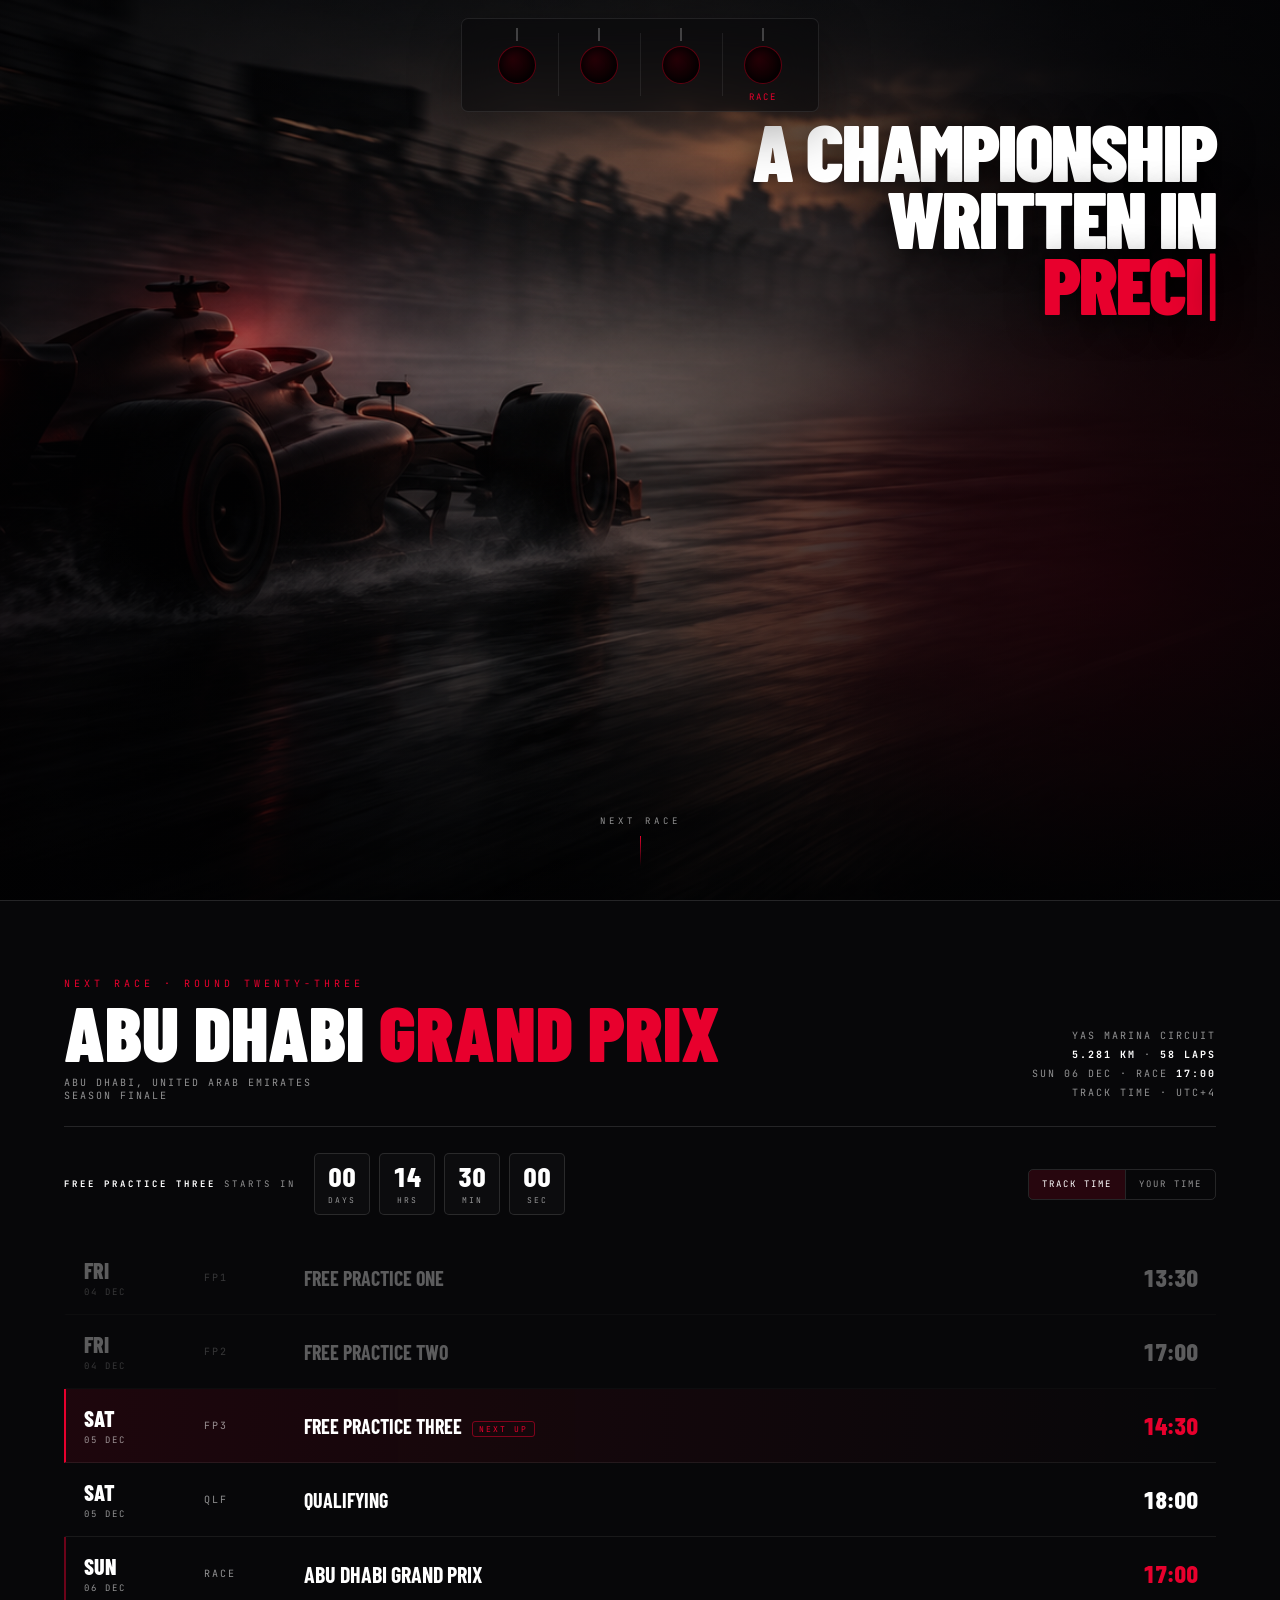
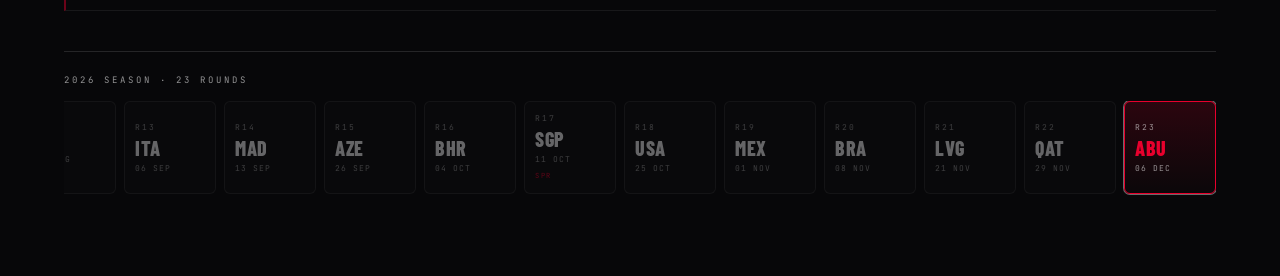
<file: index.html>
<!DOCTYPE html>
<html lang="en">
<head>
<meta charset="UTF-8">
<meta name="viewport" content="width=device-width,initial-scale=1.0">
<title>Precision — Formula 1 2026</title>

<style>
@import url('https://fonts.googleapis.com/css2?family=Barlow+Condensed:wght@500;600;700;800;900&family=JetBrains+Mono:wght@400;500;700&display=swap');

*{margin:0;padding:0;box-sizing:border-box}

:root{
  --red:#E8002D;
  --white:#fff;
  --muted:rgba(255,255,255,.56);
  --line:rgba(255,255,255,.12);
  --mono:'JetBrains Mono',monospace;
  --display:'Barlow Condensed',sans-serif;
}

html{scroll-behavior:smooth}

body{
  background:#050507;
  color:var(--white);
  font-family:var(--mono);
  overflow-x:hidden;
}

/* ───────────── NAVIGATION ───────────── */

.navbar{
  position:fixed;
  top:18px;
  left:0;
  right:0;
  z-index:20;
  display:flex;
  justify-content:center;
  pointer-events:none;
}

.gantry{
  pointer-events:auto;
  display:flex;
  align-items:flex-start;
  padding:9px 14px 0;
  border:1px solid rgba(255,255,255,.09);
  border-radius:7px;
  background:rgba(7,7,9,.58);
  backdrop-filter:blur(16px);
  -webkit-backdrop-filter:blur(16px);
  box-shadow:0 18px 50px rgba(0,0,0,.35);
}

.lpod{
  position:relative;
  width:82px;
  display:flex;
  flex-direction:column;
  align-items:center;
  text-decoration:none;
  color:#fff;
  cursor:pointer;
}

.lpod + .lpod::before{
  content:"";
  position:absolute;
  left:0;
  top:5px;
  bottom:15px;
  width:1px;
  background:rgba(255,255,255,.08);
}

.lpole{
  width:2px;
  height:13px;
  margin-bottom:5px;
  background:rgba(255,255,255,.22);
}

.lbulb{
  width:38px;
  height:38px;
  border-radius:50%;
  background:radial-gradient(circle at 38% 34%,#250006,#090002 70%);
  border:1px solid rgba(180,0,30,.48);
  box-shadow:inset 0 0 10px #000;
  transition:.25s ease;
}

.lpod:hover .lbulb,
.lbulb.lit{
  background:radial-gradient(circle at 38% 34%,#ff3b5b,#d60027 52%,#64000e);
  border-color:#ff526b;
  box-shadow:
    0 0 15px rgba(232,0,45,.8),
    0 0 35px rgba(232,0,45,.28),
    inset 0 0 10px rgba(255,120,140,.35);
}

.llabel{
  margin:7px 0 8px;
  font-size:9px;
  letter-spacing:2px;
  text-transform:uppercase;
  color:transparent;
  transition:.2s ease;
}

.lpod:hover .llabel,
.lpod.active .llabel{color:var(--red)}

.mob-toggle{display:none}
.mob-nav{display:none}

/* ───────────── HERO ───────────── */

.hero{
  position:relative;
  min-height:100vh;
  height:100vh;
  overflow:hidden;
  display:flex;
  align-items:center;
}

.hero-bg{
  position:absolute;
  inset:0;
  z-index:0;
  background-image:url("./background.png");
  background-size:cover;
  background-position:center;
  background-repeat:no-repeat;
  transform:scale(1.025);
  animation:slowZoom 24s ease-in-out infinite alternate;
}

@keyframes slowZoom{
  from{transform:scale(1.025)}
  to{transform:scale(1.06)}
}

/* Keep the photograph visible everywhere while creating darker text space on the right. */
.hero-bg::after{
  content:"";
  position:absolute;
  inset:0;
  background:
    linear-gradient(90deg,
      rgba(3,3,5,.48) 0%,
      rgba(3,3,5,.20) 43%,
      rgba(3,3,5,.34) 67%,
      rgba(3,3,5,.72) 100%
    ),
    linear-gradient(180deg,
      rgba(0,0,0,.40) 0%,
      transparent 30%,
      rgba(0,0,0,.62) 100%
    );
}

.hero-bg::before{
  content:"";
  position:absolute;
  inset:0;
  background:radial-gradient(
    ellipse 600px 430px at 86% 65%,
    rgba(232,0,45,.22),
    transparent 70%
  );
  animation:redGlow 6s ease-in-out infinite alternate;
}

@keyframes redGlow{
  from{opacity:.55}
  to{opacity:1}
}

.hero-content{
  position:relative;
  z-index:2;
  width:100%;
  height:100%;
  padding:90px clamp(28px,5vw,76px) 34px;
  display:flex;
  flex-direction:column;
  justify-content:space-between;
}

/* hero headline */

.hero-type{
  width:min(620px,48vw);
  margin-left:auto;
  text-align:right;
  transform:translateY(14%);
}

.hero h1{
  font-family:var(--display);
  font-size:clamp(54px,6.2vw,96px);
  line-height:.84;
  letter-spacing:-2px;
  font-weight:900;
  text-transform:uppercase;
  text-shadow:0 6px 35px rgba(0,0,0,.72);
}

.hero h1 .row{
  display:block;
}

.dynamic{
  color:var(--red);
}

.dynamic::after{
  content:"|";
  margin-left:5px;
  color:var(--red);
  font-weight:400;
  animation:caret .8s step-end infinite;
}

@keyframes caret{
  0%,100%{opacity:1}
  50%{opacity:0}
}

/* bottom */

.hero-bottom{
  display:flex;
  justify-content:center;
}

.next-link{
  display:flex;
  flex-direction:column;
  align-items:center;
  gap:9px;
  color:var(--muted);
  text-decoration:none;
  font-size:9px;
  letter-spacing:4px;
  text-transform:uppercase;
}

.next-line{
  width:1px;
  height:30px;
  background:linear-gradient(var(--red),transparent);
}

/* ───────────── NEXT RACE ───────────── */

.race-section{
  position:relative;
  padding:76px clamp(28px,5vw,76px) 70px;
  background:#070709;
  border-top:1px solid var(--line);
}

.race-inner{
  max-width:1180px;
  margin:auto;
}

.race-head{
  display:flex;
  justify-content:space-between;
  align-items:end;
  gap:30px;
  padding-bottom:24px;
  border-bottom:1px solid var(--line);
}

.eyebrow{
  color:var(--red);
  font-size:10px;
  letter-spacing:4px;
  text-transform:uppercase;
  margin-bottom:9px;
}

.race-title{
  font-family:var(--display);
  font-size:clamp(48px,6vw,78px);
  line-height:.85;
  font-weight:900;
  text-transform:uppercase;
}

.race-title span{color:var(--red)}

.race-sub{
  margin-top:12px;
  color:var(--muted);
  font-size:10px;
  letter-spacing:2px;
  text-transform:uppercase;
}

.race-sub em{
  font-style:normal;
  color:var(--red);
}

.race-meta{
  text-align:right;
  color:var(--muted);
  font-size:10px;
  line-height:1.9;
  letter-spacing:2px;
  text-transform:uppercase;
}

.race-meta b{color:#fff}

/* countdown + timezone switch */

.race-bar{
  display:flex;
  justify-content:space-between;
  align-items:center;
  gap:22px;
  flex-wrap:wrap;
  margin-top:26px;
}

.cd{
  display:flex;
  align-items:center;
  gap:18px;
  flex-wrap:wrap;
}

.cd-label{
  font-size:9px;
  letter-spacing:3px;
  text-transform:uppercase;
  color:var(--muted);
}

.cd-label b{color:#fff}

.cd-clock{display:flex;gap:9px}

.cd-unit{
  min-width:56px;
  padding:9px 8px;
  border:1px solid var(--line);
  border-radius:5px;
  background:rgba(255,255,255,.022);
  text-align:center;
}

.cd-unit b{
  display:block;
  font-family:var(--display);
  font-size:27px;
  font-weight:800;
  line-height:1;
  font-variant-numeric:tabular-nums;
}

.cd-unit span{
  display:block;
  margin-top:5px;
  font-size:8px;
  letter-spacing:2px;
  text-transform:uppercase;
  color:var(--muted);
}

.cd.hot .cd-unit b{color:var(--red)}

.cd-note{
  font-family:var(--display);
  font-size:24px;
  font-weight:800;
  text-transform:uppercase;
  color:var(--red);
}

.tzswitch{
  display:flex;
  border:1px solid var(--line);
  border-radius:5px;
  overflow:hidden;
}

.tzswitch button{
  padding:10px 13px;
  border:0;
  background:transparent;
  color:var(--muted);
  font:9px/1 var(--mono);
  letter-spacing:2px;
  text-transform:uppercase;
  cursor:pointer;
  transition:.2s ease;
}

.tzswitch button + button{border-left:1px solid var(--line)}
.tzswitch button:hover{color:#fff}
.tzswitch button.on{background:rgba(232,0,45,.14);color:#fff}

/* timetable */

.timetable{
  margin-top:26px;
}

.tt-row{
  display:grid;
  grid-template-columns:100px 80px 1fr 100px;
  align-items:center;
  gap:20px;
  padding:16px 18px;
  border-bottom:1px solid rgba(255,255,255,.07);
  border-left:2px solid transparent;
  transition:.2s ease;
}

.tt-row:hover{
  background:rgba(255,255,255,.025);
}

.tt-row.on{
  border-left-color:var(--red);
  background:linear-gradient(90deg,rgba(232,0,45,.10),transparent);
}

.tt-row.live{
  border-left-color:var(--red);
  background:linear-gradient(90deg,rgba(232,0,45,.18),transparent);
}

.tt-row.past{opacity:.34}

/* the grand prix itself always carries a little extra weight */
.tt-row.race{border-left-color:rgba(232,0,45,.45)}
.tt-row.race .time{color:var(--red)}
.tt-row.race .name{font-size:22px}

.day{
  font-family:var(--display);
  font-size:22px;
  font-weight:800;
  text-transform:uppercase;
}

.day small{
  display:block;
  margin-top:3px;
  color:var(--muted);
  font:9px var(--mono);
  letter-spacing:2px;
}

.code{
  color:var(--muted);
  font-size:10px;
  letter-spacing:2px;
}

.name{
  font-family:var(--display);
  font-size:20px;
  font-weight:700;
  text-transform:uppercase;
}

.time{
  text-align:right;
  font-family:var(--display);
  font-size:24px;
  font-weight:800;
  font-variant-numeric:tabular-nums;
}

.tt-row.on .time,
.tt-row.live .time{color:var(--red)}

.badge{
  display:inline-flex;
  align-items:center;
  gap:5px;
  margin-left:10px;
  padding:3px 6px;
  border:1px solid rgba(232,0,45,.5);
  border-radius:3px;
  font:8px/1 var(--mono);
  letter-spacing:2px;
  color:var(--red);
  vertical-align:middle;
}

.badge i{
  width:5px;
  height:5px;
  border-radius:50%;
  background:var(--red);
  animation:pulse 1.1s ease-in-out infinite;
}

@keyframes pulse{
  50%{opacity:.2}
}

/* season rail */

.cal{
  margin-top:40px;
  padding-top:22px;
  border-top:1px solid var(--line);
}

.cal-head{
  display:flex;
  justify-content:space-between;
  align-items:center;
  gap:14px;
  margin-bottom:15px;
  font-size:9px;
  letter-spacing:3px;
  text-transform:uppercase;
  color:var(--muted);
}

.cal-reset{
  border:1px solid var(--line);
  border-radius:4px;
  background:transparent;
  color:var(--red);
  padding:8px 11px;
  font:9px var(--mono);
  letter-spacing:2px;
  text-transform:uppercase;
  cursor:pointer;
  transition:.2s ease;
}

.cal-reset:hover{border-color:rgba(232,0,45,.55)}
.cal-reset[hidden]{display:none}

.cal-rail{
  display:flex;
  gap:8px;
  overflow-x:auto;
  padding-bottom:12px;
}

.cal-rail::-webkit-scrollbar{height:4px}
.cal-rail::-webkit-scrollbar-thumb{background:rgba(232,0,45,.4)}

.chip{
  flex:0 0 auto;
  min-width:92px;
  padding:11px 10px;
  border:1px solid var(--line);
  border-radius:6px;
  background:rgba(255,255,255,.022);
  color:#fff;
  text-align:left;
  font-family:var(--mono);
  cursor:pointer;
  transition:.2s ease;
}

.chip:hover{border-color:rgba(232,0,45,.5)}

.chip .r{display:block;font-size:8px;letter-spacing:2px;color:var(--muted)}

.chip .c{
  display:block;
  font-family:var(--display);
  font-size:20px;
  font-weight:800;
  margin:4px 0 3px;
  letter-spacing:.5px;
}

.chip .d{display:block;font-size:8px;letter-spacing:1px;color:var(--muted)}

.chip.done{opacity:.38}

.chip.next{
  border-color:var(--red);
  background:linear-gradient(180deg,rgba(232,0,45,.16),rgba(232,0,45,.02));
}

.chip.next .c{color:var(--red)}

.chip.viewing{box-shadow:0 0 0 1px rgba(255,255,255,.4)}

.chip .s{
  display:inline-block;
  margin-top:5px;
  font-size:7px;
  letter-spacing:1.5px;
  color:var(--red);
}

/* ───────────── MOBILE ───────────── */

@media(max-width:760px){
  .gantry{display:none}

  .navbar{
    justify-content:flex-end;
    padding:14px;
  }

  .mob-toggle{
    display:flex;
    flex-direction:column;
    gap:5px;
    padding:10px;
    border:1px solid rgba(255,255,255,.1);
    border-radius:5px;
    background:rgba(5,5,7,.65);
    backdrop-filter:blur(12px);
  }

  .mob-toggle span{
    width:22px;
    height:2px;
    background:#fff;
  }

  .mob-nav{
    display:block;
    position:fixed;
    top:0;
    right:0;
    width:min(280px,82vw);
    height:100vh;
    z-index:19;
    padding:90px 28px 30px;
    background:rgba(5,5,7,.96);
    transform:translateX(100%);
    transition:.3s ease;
    border-left:1px solid rgba(232,0,45,.2);
  }

  .mob-nav.open{transform:translateX(0)}

  .mob-nav a{
    display:block;
    padding:16px 0;
    border-bottom:1px solid rgba(255,255,255,.08);
    color:#fff;
    text-decoration:none;
    font-family:var(--display);
    font-size:22px;
    font-weight:800;
    text-transform:uppercase;
  }

  .hero{
    min-height:760px;
    height:100svh;
  }

  .hero-bg{
    background-position:43% center;
  }

  .hero-content{
    padding:78px 22px 25px;
  }

  .hero-type{
    width:100%;
    margin-top:auto;
    margin-bottom:auto;
    padding-top:100px;
  }

  .hero h1{
    font-size:clamp(48px,14vw,76px);
    letter-spacing:-1px;
  }

  .race-section{
    padding:55px 22px;
  }

  .race-head{
    display:block;
  }

  .race-meta{
    margin-top:18px;
    text-align:left;
  }

  .race-bar{
    gap:16px;
  }

  .cd{gap:12px;width:100%}
  .cd-clock{gap:6px}
  .cd-unit{min-width:0;flex:1;padding:8px 4px}
  .cd-unit b{font-size:22px}

  .tt-row{
    grid-template-columns:58px 46px 1fr auto;
    gap:10px;
    padding:14px 8px;
  }

  .day{font-size:18px}
  .name{font-size:16px}
  .time{font-size:20px}
  .badge{margin-left:6px}
}

@media(prefers-reduced-motion:reduce){
  *{animation:none!important;transition:none!important}
}
</style>
</head>

<body>

<!-- ───────────── NAVIGATION ───────────── -->
<nav class="navbar">
  <div class="gantry">
    <a class="lpod" href="teams.html">
      <div class="lpole"></div><div class="lbulb" id="lb1"></div><span class="llabel">Teams</span>
    </a>
    <a class="lpod" href="venues.html">
      <div class="lpole"></div><div class="lbulb" id="lb2"></div><span class="llabel">Venues</span>
    </a>
    <a class="lpod" href="Stands/Standings.html">
      <div class="lpole"></div><div class="lbulb" id="lb3"></div><span class="llabel">Standings</span>
    </a>
    <a class="lpod active" href="#top">
      <div class="lpole"></div><div class="lbulb" id="lb5"></div><span class="llabel">Race</span>
    </a>
  </div>

  <button class="mob-toggle" id="mobToggle" aria-label="Open navigation">
    <span></span><span></span><span></span>
  </button>
</nav>

<div class="mob-nav" id="mobNav">
  <a href="teams.html">Teams</a>
  <a href="venues.html">Venues</a>
  <a href="Stands/Standings.html">Standings</a>
  <a href="#race">Next Race</a>
</div>

<!-- ───────────── LANDING HERO ───────────── -->
<section class="hero" id="top">
  <div class="hero-bg" aria-hidden="true"></div>

  <div class="hero-content">

    <div class="hero-type">

      <h1>
        <span class="row">A Championship</span>
        <span class="row">Written in</span>
        <span class="row"><span class="dynamic" id="dyn">Precision</span></span>
      </h1>
    </div>

    <div class="hero-bottom">
      <a href="#race" class="next-link">
        <span>Next Race</span>
        <span class="next-line"></span>
      </a>
    </div>

  </div>
</section>

<!-- ───────────── NEXT RACE (rendered from the 2026 calendar data) ───────────── -->
<section class="race-section" id="race">
  <div class="race-inner">

    <div class="race-head">
      <div>
        <div class="eyebrow" id="rEyebrow">Loading calendar…</div>
        <div class="race-title" id="rTitle">Next <span>Grand Prix</span></div>
        <div class="race-sub" id="rSub"></div>
      </div>

      <div class="race-meta" id="rMeta"></div>
    </div>

    <div class="race-bar">
      <div class="cd" id="cd">
        <div class="cd-label" id="cdLabel">Lights out in</div>
        <div class="cd-clock" id="cdClock">
          <div class="cd-unit"><b id="cdD">00</b><span>days</span></div>
          <div class="cd-unit"><b id="cdH">00</b><span>hrs</span></div>
          <div class="cd-unit"><b id="cdM">00</b><span>min</span></div>
          <div class="cd-unit"><b id="cdS">00</b><span>sec</span></div>
        </div>
        <div class="cd-note" id="cdNote" hidden></div>
      </div>

      <div class="tzswitch" id="tzSwitch">
        <button type="button" data-tz="track" class="on">Track time</button>
        <button type="button" data-tz="local">Your time</button>
      </div>
    </div>

    <div class="timetable" id="timetable"></div>

    <div class="cal">
      <div class="cal-head">
        <span id="calTitle">2026 Season · 23 Rounds</span>
        <button type="button" class="cal-reset" id="calReset" hidden>← Back to next race</button>
      </div>
      <div class="cal-rail" id="calRail"></div>
    </div>

  </div>
</section>

<script>
/* ═══════════════════════════════════════════════════════════════
   2026 FIA FORMULA ONE WORLD CHAMPIONSHIP — CALENDAR DATA
   ───────────────────────────────────────────────────────────────
   Times below are LOCAL TRACK TIMES exactly as published, written
   as ['CODE','YYYY-MM-DD','HH:MM'].  The script converts them to
   real instants using each circuit's IANA time zone, so daylight
   saving is handled for you and nothing needs hard-coded offsets.

   To update the page you only ever touch this array — the heading,
   metadata, countdown, timetable and season rail all read from it.

   Revised 23-round calendar: the April Bahrain and Saudi Arabian
   rounds were cancelled, and the Bahrain Grand Prix was later
   reinstated at Sepang International Circuit (2–4 October).
   ═══════════════════════════════════════════════════════════════ */

const SEASON = {
  year: 2026,
  rounds: [
    {
      round:1, code:'AUS', title:'Australian', circuit:'Albert Park Circuit', place:'Melbourne, Australia',
      tz:'Australia/Melbourne', km:5.278, laps:58,
      sessions:[
        ['FP1','2026-03-06','12:30'],['FP2','2026-03-06','16:00'],
        ['FP3','2026-03-07','12:30'],['QLF','2026-03-07','16:00'],
        ['RACE','2026-03-08','15:00']
      ]
    },
    {
      round:2, code:'CHN', title:'Chinese', circuit:'Shanghai International Circuit', place:'Shanghai, China',
      tz:'Asia/Shanghai', km:5.451, laps:56, sprint:true,
      sessions:[
        ['FP1','2026-03-13','11:30'],['SQ','2026-03-13','15:30'],
        ['SPR','2026-03-14','11:00'],['QLF','2026-03-14','15:00'],
        ['RACE','2026-03-15','15:00']
      ]
    },
    {
      round:3, code:'JPN', title:'Japanese', circuit:'Suzuka International Racing Course', place:'Suzuka, Japan',
      tz:'Asia/Tokyo', km:5.807, laps:53,
      sessions:[
        ['FP1','2026-03-27','11:30'],['FP2','2026-03-27','15:00'],
        ['FP3','2026-03-28','11:30'],['QLF','2026-03-28','15:00'],
        ['RACE','2026-03-29','14:00']
      ]
    },
    {
      round:4, code:'MIA', title:'Miami', circuit:'Miami International Autodrome', place:'Miami, United States',
      tz:'America/New_York', km:5.412, laps:57, sprint:true,
      sessions:[
        ['FP1','2026-05-01','12:30'],['SQ','2026-05-01','16:30'],
        ['SPR','2026-05-02','12:00'],['QLF','2026-05-02','16:00'],
        ['RACE','2026-05-03','16:00']
      ]
    },
    {
      round:5, code:'CAN', title:'Canadian', circuit:'Circuit Gilles-Villeneuve', place:'Montréal, Canada',
      tz:'America/Toronto', km:4.361, laps:70, sprint:true,
      note:'Start moved to 16:00 local to avoid the Indianapolis 500 clash',
      sessions:[
        ['FP1','2026-05-22','13:30'],['SQ','2026-05-22','17:30'],
        ['SPR','2026-05-23','13:00'],['QLF','2026-05-23','17:00'],
        ['RACE','2026-05-24','16:00']
      ]
    },
    {
      round:6, code:'MON', title:'Monaco', circuit:'Circuit de Monaco', place:'Monte Carlo, Monaco',
      tz:'Europe/Monaco', km:3.337, laps:78,
      sessions:[
        ['FP1','2026-06-05','13:30'],['FP2','2026-06-05','17:00'],
        ['FP3','2026-06-06','12:30'],['QLF','2026-06-06','16:00'],
        ['RACE','2026-06-07','15:00']
      ]
    },
    {
      round:7, code:'CAT', title:'Barcelona-Catalunya', circuit:'Circuit de Barcelona-Catalunya', place:'Barcelona, Spain',
      tz:'Europe/Madrid', km:4.657, laps:66,
      sessions:[
        ['FP1','2026-06-12','13:30'],['FP2','2026-06-12','17:00'],
        ['FP3','2026-06-13','12:30'],['QLF','2026-06-13','16:00'],
        ['RACE','2026-06-14','15:00']
      ]
    },
    {
      round:8, code:'AUT', title:'Austrian', circuit:'Red Bull Ring', place:'Spielberg, Austria',
      tz:'Europe/Vienna', km:4.318, laps:71,
      sessions:[
        ['FP1','2026-06-26','13:30'],['FP2','2026-06-26','17:00'],
        ['FP3','2026-06-27','12:30'],['QLF','2026-06-27','16:00'],
        ['RACE','2026-06-28','15:00']
      ]
    },
    {
      round:9, code:'GBR', title:'British', circuit:'Silverstone Circuit', place:'Silverstone, United Kingdom',
      tz:'Europe/London', km:5.891, laps:52, sprint:true,
      sessions:[
        ['FP1','2026-07-03','12:30'],['SQ','2026-07-03','16:30'],
        ['SPR','2026-07-04','12:00'],['QLF','2026-07-04','16:00'],
        ['RACE','2026-07-05','15:00']
      ]
    },
    {
      round:10, code:'BEL', title:'Belgian', circuit:'Circuit de Spa-Francorchamps', place:'Spa, Belgium',
      tz:'Europe/Brussels', km:7.004, laps:44,
      sessions:[
        ['FP1','2026-07-17','13:30'],['FP2','2026-07-17','17:00'],
        ['FP3','2026-07-18','12:30'],['QLF','2026-07-18','16:00'],
        ['RACE','2026-07-19','15:00']
      ]
    },
    {
      round:11, code:'HUN', title:'Hungarian', circuit:'Hungaroring', place:'Budapest, Hungary',
      tz:'Europe/Budapest', km:4.381, laps:70,
      sessions:[
        ['FP1','2026-07-24','13:30'],['FP2','2026-07-24','17:00'],
        ['FP3','2026-07-25','12:30'],['QLF','2026-07-25','16:00'],
        ['RACE','2026-07-26','15:00']
      ]
    },
    {
      round:12, code:'NED', title:'Dutch', circuit:'Circuit Zandvoort', place:'Zandvoort, Netherlands',
      tz:'Europe/Amsterdam', km:4.259, laps:72, sprint:true,
      note:'Final Dutch Grand Prix at Zandvoort',
      sessions:[
        ['FP1','2026-08-21','12:30'],['SQ','2026-08-21','16:30'],
        ['SPR','2026-08-22','12:00'],['QLF','2026-08-22','16:00'],
        ['RACE','2026-08-23','15:00']
      ]
    },
    {
      round:13, code:'ITA', title:'Italian', circuit:'Autodromo Nazionale Monza', place:'Monza, Italy',
      tz:'Europe/Rome', km:5.793, laps:53,
      sessions:[
        ['FP1','2026-09-04','13:30'],['FP2','2026-09-04','17:00'],
        ['FP3','2026-09-05','12:30'],['QLF','2026-09-05','16:00'],
        ['RACE','2026-09-06','15:00']
      ]
    },
    {
      round:14, code:'MAD', title:'Spanish', circuit:'Madring', place:'Madrid, Spain',
      tz:'Europe/Madrid', km:5.474, laps:57,
      note:'Madrid’s debut on the Formula 1 calendar',
      sessions:[
        ['FP1','2026-09-11','13:30'],['FP2','2026-09-11','17:00'],
        ['FP3','2026-09-12','12:30'],['QLF','2026-09-12','16:00'],
        ['RACE','2026-09-13','15:00']
      ]
    },
    {
      round:15, code:'AZE', title:'Azerbaijan', circuit:'Baku City Circuit', place:'Baku, Azerbaijan',
      tz:'Asia/Baku', km:6.003, laps:51,
      note:'Weekend shifted forward a day — race runs on Saturday',
      sessions:[
        ['FP1','2026-09-24','12:30'],['FP2','2026-09-24','16:00'],
        ['FP3','2026-09-25','12:30'],['QLF','2026-09-25','16:00'],
        ['RACE','2026-09-26','15:00']
      ]
    },
    {
      round:16, code:'BHR', title:'Bahrain', circuit:'Sepang International Circuit', place:'Sepang, Malaysia',
      tz:'Asia/Kuala_Lumpur', km:5.543, laps:56,
      note:'Rescheduled round hosted in Malaysia — daytime start, not a night race',
      sessions:[
        ['FP1','2026-10-02','12:30'],['FP2','2026-10-02','16:00'],
        ['FP3','2026-10-03','12:30'],['QLF','2026-10-03','16:00'],
        ['RACE','2026-10-04','15:00']
      ]
    },
    {
      round:17, code:'SGP', title:'Singapore', circuit:'Marina Bay Street Circuit', place:'Singapore',
      tz:'Asia/Singapore', km:4.940, laps:62, sprint:true,
      sessions:[
        ['FP1','2026-10-09','17:30'],['SQ','2026-10-09','21:00'],
        ['SPR','2026-10-10','17:30'],['QLF','2026-10-10','21:00'],
        ['RACE','2026-10-11','20:00']
      ]
    },
    {
      round:18, code:'USA', title:'United States', circuit:'Circuit of the Americas', place:'Austin, United States',
      tz:'America/Chicago', km:5.513, laps:56,
      sessions:[
        ['FP1','2026-10-23','12:30'],['FP2','2026-10-23','16:00'],
        ['FP3','2026-10-24','12:30'],['QLF','2026-10-24','16:00'],
        ['RACE','2026-10-25','15:00']
      ]
    },
    {
      round:19, code:'MEX', title:'Mexico City', circuit:'Autódromo Hermanos Rodríguez', place:'Mexico City, Mexico',
      tz:'America/Mexico_City', km:4.304, laps:71,
      sessions:[
        ['FP1','2026-10-30','12:30'],['FP2','2026-10-30','16:00'],
        ['FP3','2026-10-31','11:30'],['QLF','2026-10-31','15:00'],
        ['RACE','2026-11-01','14:00']
      ]
    },
    {
      round:20, code:'BRA', title:'São Paulo', circuit:'Autódromo José Carlos Pace', place:'Interlagos, Brazil',
      tz:'America/Sao_Paulo', km:4.309, laps:71,
      sessions:[
        ['FP1','2026-11-06','11:30'],['FP2','2026-11-06','15:00'],
        ['FP3','2026-11-07','11:30'],['QLF','2026-11-07','15:00'],
        ['RACE','2026-11-08','14:00']
      ]
    },
    {
      round:21, code:'LVG', title:'Las Vegas', circuit:'Las Vegas Strip Circuit', place:'Las Vegas, United States',
      tz:'America/Los_Angeles', km:6.201, laps:50,
      note:'Night race — weekend runs Thursday to Saturday',
      sessions:[
        ['FP1','2026-11-19','16:30'],['FP2','2026-11-19','20:00'],
        ['FP3','2026-11-20','16:30'],['QLF','2026-11-20','20:00'],
        ['RACE','2026-11-21','20:00']
      ]
    },
    {
      round:22, code:'QAT', title:'Qatar', circuit:'Lusail International Circuit', place:'Lusail, Qatar',
      tz:'Asia/Qatar', km:5.419, laps:57,
      sessions:[
        ['FP1','2026-11-27','13:30'],['FP2','2026-11-27','17:00'],
        ['FP3','2026-11-28','14:30'],['QLF','2026-11-28','18:00'],
        ['RACE','2026-11-29','19:00']
      ]
    },
    {
      round:23, code:'ABU', title:'Abu Dhabi', circuit:'Yas Marina Circuit', place:'Abu Dhabi, United Arab Emirates',
      tz:'Asia/Dubai', km:5.281, laps:58,
      note:'Season finale',
      sessions:[
        ['FP1','2026-12-04','13:30'],['FP2','2026-12-04','17:00'],
        ['FP3','2026-12-05','14:30'],['QLF','2026-12-05','18:00'],
        ['RACE','2026-12-06','17:00']
      ]
    }
  ]
};

/* ─── session catalogue: label + how long each session lasts ─── */
const SESSIONS = {
  FP1 :{label:'Free Practice One',   mins:60 },
  FP2 :{label:'Free Practice Two',   mins:60 },
  FP3 :{label:'Free Practice Three', mins:60 },
  SQ  :{label:'Sprint Qualifying',   mins:45 },
  SPR :{label:'Sprint',              mins:40 },
  QLF :{label:'Qualifying',          mins:60 },
  RACE:{label:'Grand Prix',          mins:135}
};

const ROUND_WORDS=['','One','Two','Three','Four','Five','Six','Seven','Eight','Nine','Ten',
  'Eleven','Twelve','Thirteen','Fourteen','Fifteen','Sixteen','Seventeen','Eighteen',
  'Nineteen','Twenty','Twenty-One','Twenty-Two','Twenty-Three','Twenty-Four'];

/* ═══════════ TIME ZONE MATHS ═══════════
   Turn a wall-clock time in a named zone into a real timestamp,
   without any hard-coded UTC offsets (DST-safe). */

function zoneOffset(ms,tz){
  const parts=new Intl.DateTimeFormat('en-US',{
    timeZone:tz,hourCycle:'h23',
    year:'numeric',month:'2-digit',day:'2-digit',
    hour:'2-digit',minute:'2-digit',second:'2-digit'
  }).formatToParts(new Date(ms));

  const p={};
  parts.forEach(x=>{if(x.type!=='literal')p[x.type]=x.value});

  const asIfUTC=Date.UTC(+p.year,+p.month-1,+p.day,+p.hour,+p.minute,+p.second);
  return asIfUTC-ms;
}

function zonedToTimestamp(dateStr,timeStr,tz){
  const [y,m,d]=dateStr.split('-').map(Number);
  const [hh,mm]=timeStr.split(':').map(Number);
  const naive=Date.UTC(y,m-1,d,hh,mm);

  // two passes settle the offset even across a DST boundary
  let ts=naive-zoneOffset(naive,tz);
  ts=naive-zoneOffset(ts,tz);
  return ts;
}

/* ═══════════ BUILD THE EVENT MODEL ═══════════ */

const EVENTS=SEASON.rounds.map(r=>{
  const sessions=r.sessions.map(([code,date,time])=>{
    const meta=SESSIONS[code];
    const start=zonedToTimestamp(date,time,r.tz);
    return {
      code,
      label: code==='RACE' ? r.title+' Grand Prix' : meta.label,
      start,
      end: start+meta.mins*60000
    };
  }).sort((a,b)=>a.start-b.start);

  const race=sessions.find(s=>s.code==='RACE');

  return {...r, sessions, raceStart:race.start, weekendEnd:race.end};
});

const LOCAL_TZ=Intl.DateTimeFormat().resolvedOptions().timeZone;

/* ═══════════ THE CLOCK ═══════════
   Everything on the page is derived from nowMs() — the real system
   clock — which is why the section rolls onto the following round by
   itself as dates pass.  Nothing here is hard-coded to one race.

   For testing you can fast-forward the page with a query string, e.g.
     …/F1_landing_updated.html?now=2026-10-08T09:00Z
   and the whole section rebuilds as if that were the current moment. */

const CLOCK_SHIFT=(()=>{
  const q=new URLSearchParams(location.search).get('now');
  if(!q)return 0;
  const t=Date.parse(q);
  return isNaN(t)?0:t-Date.now();
})();

function nowMs(){
  return Date.now()+CLOCK_SHIFT;
}

/* ═══════════ VIEW STATE ═══════════ */

let tzMode='track';       // 'track' | 'local'
let viewIndex=null;       // null = follow the calendar automatically
let lastSignature='';

try{
  const saved=localStorage.getItem('f1-tz-mode');
  if(saved==='track'||saved==='local')tzMode=saved;
}catch(e){/* storage blocked — stay on track time */}

/* ═══════════ HELPERS ═══════════ */

const $=id=>document.getElementById(id);

function nextEventIndex(now){
  const i=EVENTS.findIndex(ev=>ev.weekendEnd>now);
  return i===-1?EVENTS.length-1:i;   // season finished → hold on the finale
}

function seasonOver(now){
  return now>EVENTS[EVENTS.length-1].weekendEnd;
}

function displayTz(ev){
  return tzMode==='track'?ev.tz:LOCAL_TZ;
}

function fmt(ts,tz,opts){
  return new Intl.DateTimeFormat('en-GB',{timeZone:tz,...opts}).format(new Date(ts));
}

function clockOf(ts,tz){
  return fmt(ts,tz,{hour:'2-digit',minute:'2-digit',hourCycle:'h23'});
}

/* "FRI" + "03 OCT" style pieces, trimmed to three letters */
function dateBits(ts,tz){
  const g={};
  new Intl.DateTimeFormat('en-GB',{timeZone:tz,weekday:'short',day:'2-digit',month:'short'})
    .formatToParts(new Date(ts))
    .forEach(p=>{if(p.type!=='literal')g[p.type]=p.value});

  return {
    weekday:g.weekday.replace('.','').slice(0,3),
    day:g.day,
    month:g.month.replace('.','').slice(0,3).toUpperCase()
  };
}

function offsetLabel(ts,tz){
  const part=new Intl.DateTimeFormat('en-GB',{timeZone:tz,timeZoneName:'shortOffset'})
    .formatToParts(new Date(ts)).find(p=>p.type==='timeZoneName');
  return part?part.value.replace('GMT','UTC'):'';
}

function pad(n){return String(n).padStart(2,'0')}

/* ═══════════ RENDER ═══════════ */

function render(force){
  const now=nowMs();
  const autoIdx=nextEventIndex(now);
  const idx=viewIndex===null?autoIdx:viewIndex;
  const ev=EVENTS[idx];
  const tz=displayTz(ev);
  const over=seasonOver(now);

  const live=ev.sessions.find(s=>now>=s.start&&now<s.end);
  const upcoming=ev.sessions.find(s=>s.start>now);

  /* only rebuild the DOM when something structural changed */
  const signature=[idx,tzMode,live?live.code:'-',upcoming?upcoming.code:'-',over].join('|');

  if(force||signature!==lastSignature){
    lastSignature=signature;

    /* ── heading ── */
    const word='Round '+ROUND_WORDS[ev.round];
    let eyebrow;

    if(over&&idx===EVENTS.length-1)      eyebrow='Season Complete · '+word;
    else if(live)                        eyebrow='Live Now · '+word;
    else if(idx<autoIdx)                 eyebrow='Completed · '+word;
    else if(idx===autoIdx)               eyebrow='Next Race · '+word;
    else                                 eyebrow='Upcoming · '+word;

    $('rEyebrow').textContent=eyebrow;
    $('rTitle').innerHTML=ev.title+' <span>Grand Prix</span>';

    $('rSub').innerHTML=ev.place
      +(ev.sprint?' · <em>Sprint Weekend</em>':'')
      +(ev.note?'<br>'+ev.note:'');

    const race=ev.sessions.find(s=>s.code==='RACE');
    const rb=dateBits(race.start,tz);

    $('rMeta').innerHTML=
      ev.circuit+'<br>'
      +'<b>'+ev.km.toFixed(3)+' KM</b> · <b>'+ev.laps+' LAPS</b><br>'
      +rb.weekday+' '+rb.day+' '+rb.month+' · Race <b>'+clockOf(race.start,tz)+'</b><br>'
      +(tzMode==='track'?'Track time':'Your time')+' · '+offsetLabel(race.start,tz);

    /* ── timetable ── */
    $('timetable').innerHTML=ev.sessions.map(s=>{
      const isPast=now>=s.end;
      const isLive=live&&live.code===s.code;
      const isNext=!live&&upcoming&&upcoming.code===s.code;

      const cls=['tt-row'];
      if(s.code==='RACE')cls.push('race');
      if(isPast)cls.push('past');
      if(isLive)cls.push('live');
      else if(isNext)cls.push('on');

      const b=dateBits(s.start,tz);

      return '<div class="'+cls.join(' ')+'">'
        +'<div class="day">'+b.weekday
          +'<small>'+b.day+' '+b.month+'</small></div>'
        +'<div class="code">'+s.code+'</div>'
        +'<div class="name">'+s.label
          +(isLive?'<span class="badge"><i></i>Live</span>':'')
          +(isNext?'<span class="badge">Next Up</span>':'')+'</div>'
        +'<div class="time">'+clockOf(s.start,tz)+'</div>'
      +'</div>';
    }).join('');

    /* ── season rail ── */
    $('calRail').innerHTML=EVENTS.map((e,i)=>{
      const done=e.weekendEnd<now;
      const cls=['chip'];
      if(done)cls.push('done');
      if(i===autoIdx&&!over)cls.push('next');
      if(i===idx)cls.push('viewing');

      const railTz=tzMode==='track'?e.tz:LOCAL_TZ;
      const rbits=dateBits(e.raceStart,railTz);

      return '<button type="button" class="'+cls.join(' ')+'" data-round="'+i+'">'
        +'<span class="r">R'+pad(e.round)+'</span>'
        +'<span class="c">'+e.code+'</span>'
        +'<span class="d">'+rbits.day+' '+rbits.month+'</span>'
        +(e.sprint?'<span class="s">SPR</span>':'')
      +'</button>';
    }).join('');

    $('calTitle').textContent=SEASON.year+' Season · '+EVENTS.length+' Rounds';
    $('calReset').hidden=(viewIndex===null);

    if(viewIndex===null){
      const chip=$('calRail').querySelector('.chip.next')||$('calRail').querySelector('.chip.viewing');
      if(chip)chip.scrollIntoView({block:'nearest',inline:'center'});
    }
  }

  /* ── countdown (ticks every second) ── */
  const cd=$('cd');

  if(live){
    $('cdClock').hidden=true;
    $('cdNote').hidden=false;
    $('cdNote').textContent=live.label+' — under way';
    $('cdLabel').innerHTML='Running now';
    cd.classList.add('hot');
  }else if(upcoming){
    let diff=Math.max(0,upcoming.start-now);
    const d=Math.floor(diff/86400000); diff-=d*86400000;
    const h=Math.floor(diff/3600000);  diff-=h*3600000;
    const m=Math.floor(diff/60000);    diff-=m*60000;
    const s=Math.floor(diff/1000);

    $('cdClock').hidden=false;
    $('cdNote').hidden=true;
    $('cdD').textContent=pad(d);
    $('cdH').textContent=pad(h);
    $('cdM').textContent=pad(m);
    $('cdS').textContent=pad(s);

    $('cdLabel').innerHTML=upcoming.code==='RACE'
      ? 'Lights out in'
      : '<b>'+upcoming.label+'</b> starts in';

    cd.classList.toggle('hot',upcoming.start-now<3600000);
  }else{
    $('cdClock').hidden=true;
    $('cdNote').hidden=false;
    $('cdNote').textContent=over&&idx===EVENTS.length-1?'Season complete':'Race weekend complete';
    $('cdLabel').textContent=ev.title+' Grand Prix';
    cd.classList.remove('hot');
  }
}

/* ═══════════ INTERACTION ═══════════ */

$('tzSwitch').addEventListener('click',e=>{
  const btn=e.target.closest('button[data-tz]');
  if(!btn)return;

  tzMode=btn.dataset.tz;
  try{localStorage.setItem('f1-tz-mode',tzMode)}catch(err){}

  $('tzSwitch').querySelectorAll('button').forEach(b=>b.classList.toggle('on',b===btn));
  render(true);
});

$('calRail').addEventListener('click',e=>{
  const chip=e.target.closest('.chip');
  if(!chip)return;

  const i=+chip.dataset.round;
  viewIndex=(i===nextEventIndex(nowMs()))?null:i;
  render(true);
  document.getElementById('race').scrollIntoView({behavior:'smooth',block:'start'});
});

$('calReset').addEventListener('click',()=>{
  viewIndex=null;
  render(true);
});

/* restore saved timezone choice on the toggle, then go */
$('tzSwitch').querySelectorAll('button').forEach(b=>b.classList.toggle('on',b.dataset.tz===tzMode));
render(true);
setInterval(()=>render(false),1000);

/* ═══════════ HERO: dynamic word ═══════════ */

const words=['Precision','Speed','Power','Strategy'];
let wordIndex=0;
let charIndex=0;
let deleting=false;
const dyn=document.getElementById('dyn');

function typeLoop(){
  const word=words[wordIndex];

  if(!deleting){
    dyn.textContent=word.slice(0,charIndex+1);
    charIndex++;

    if(charIndex===word.length){
      deleting=true;
      setTimeout(typeLoop,1800);
      return;
    }
  }else{
    dyn.textContent=word.slice(0,charIndex-1);
    charIndex--;

    if(charIndex===0){
      deleting=false;
      wordIndex=(wordIndex+1)%words.length;
    }
  }

  setTimeout(typeLoop,deleting?55:95);
}

setTimeout(typeLoop,1200);

/* ═══════════ F1-style start sequence ═══════════
   5 red lights come on one-by-one, then all go out together
   after a short randomized hold — like a race start. */

const bulbs=[1,2,3,4,5].map(i=>document.getElementById('lb'+i));

function raceStartSequence(){
  // Make sure the gantry starts completely dark.
  bulbs.forEach(bulb=>bulb.classList.remove('lit'));

  // Illuminate one red light at a time.
  bulbs.forEach((bulb,index)=>{
    setTimeout(()=>{
      bulb.classList.add('lit');
    }, index * 900);
  });

  // After the fifth light, hold briefly, then lights-out.
  const lightsOutDelay = 900 * 4 + 1000 + Math.random() * 2200;

  setTimeout(()=>{
    bulbs.forEach(bulb=>bulb.classList.remove('lit'));
  }, lightsOutDelay);

  // Reset and prepare another demonstration sequence.
  setTimeout(()=>{
    bulbs.forEach(bulb=>bulb.classList.remove('lit'));
    raceStartSequence();
  }, lightsOutDelay + 7000);
}

setTimeout(raceStartSequence,1600);

/* ═══════════ Mobile menu ═══════════ */

const toggle=document.getElementById('mobToggle');
const menu=document.getElementById('mobNav');

toggle.addEventListener('click',()=>{
  menu.classList.toggle('open');
});

menu.querySelectorAll('a').forEach(link=>{
  link.addEventListener('click',()=>menu.classList.remove('open'));
});
</script>

</body>
</html>
</file>
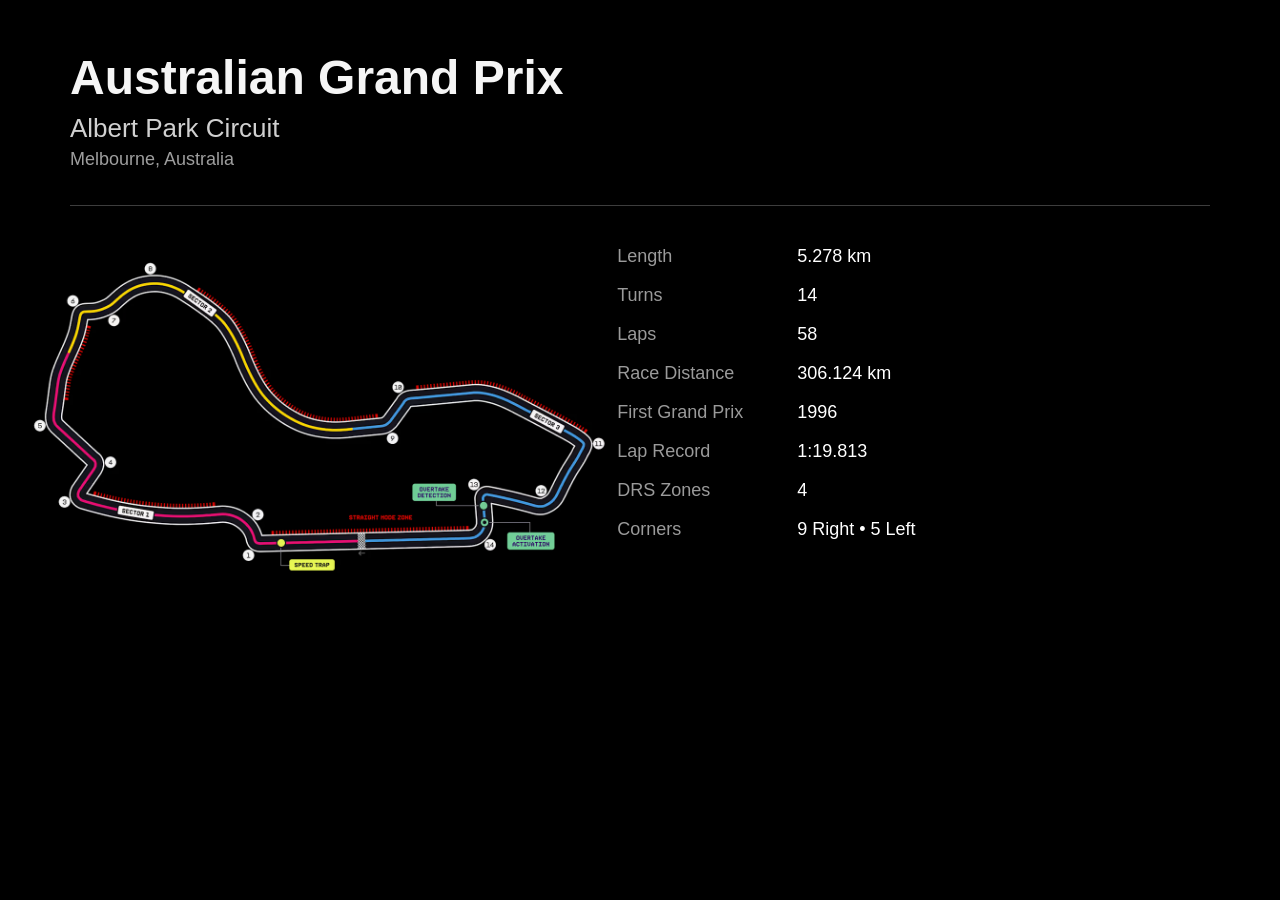
<file: Tracks/AbuDhabi.html>
<!DOCTYPE html>
<html lang="en">
<head>
<meta charset="UTF-8">
<meta name="viewport" content="width=device-width, initial-scale=1.0">
<title>Australian Grand Prix</title>

<style>
*{
    margin:0;
    padding:0;
    box-sizing:border-box;
}

body{
    background:#000;
    color:#f5f5f5;
    font-family:Arial, Helvetica, sans-serif;
    padding:50px 70px;
}

/* Header */
.header{
    margin-bottom:35px;
}

.header h1{
    font-size:48px;
    font-weight:700;
    margin-bottom:8px;
}

.header h2{
    font-size:26px;
    font-weight:500;
    color:#d0d0d0;
    margin-bottom:5px;
}

.header p{
    font-size:18px;
    color:#9e9e9e;
}

/* Divider */
.line{
    width:100%;
    height:1px;
    background:#3d3d3d;
    margin-bottom:40px;
}

/* Main Layout */
.content{
    display:flex;
    align-items:flex-start;
}

/* Left */
.left{
    width:48%;
    display:flex;
    justify-content:center;
    align-items:center;
    padding-right:50px;
}

.left img{
    width:120%;
    max-width:700px;   /* Increase this if needed */
    height:auto;
    object-fit:contain;
}

/* Vertical Divider */
.separator1{
    width:1px;
    background:#444;
    align-self:stretch;
}

/* Right */
.center{
    width:55%;
    padding-left:70px;
}

.info{
    display:grid;
    grid-template-columns:180px auto;
    row-gap:18px;
}

.label{
    color:#9a9a9a;
    font-size:18px;
}

.value{
    color:#fff;
    font-size:18px;
    font-weight:500;
}
.separator2{
    width:1px;
    background:#444;
    align-self:stretch;
}
</style>
</head>

<body>

<div class="header">
    <h1>Australian Grand Prix</h1>
    <h2>Albert Park Circuit</h2>
    <p>Melbourne, Australia</p>
</div>

<div class="line"></div>

<div class="content">

    <div class="left">
        <img src="Melbourne.avif" alt="Albert Park Circuit">
    </div>

    <div class="separator"></div>

    <div class="right">

        <div class="info">

            <div class="label">Length</div>
            <div class="value">5.278 km</div>

            <div class="label">Turns</div>
            <div class="value">14</div>

            <div class="label">Laps</div>
            <div class="value">58</div>

            <div class="label">Race Distance</div>
            <div class="value">306.124 km</div>

            <div class="label">First Grand Prix</div>
            <div class="value">1996</div>

            <div class="label">Lap Record</div>
            <div class="value">1:19.813</div>

            <div class="label">DRS Zones</div>
            <div class="value">4</div>

            <div class="label">Corners</div>
            <div class="value">9 Right • 5 Left</div>

        </div>

    </div>

</div>

</body>
</html>
</file>
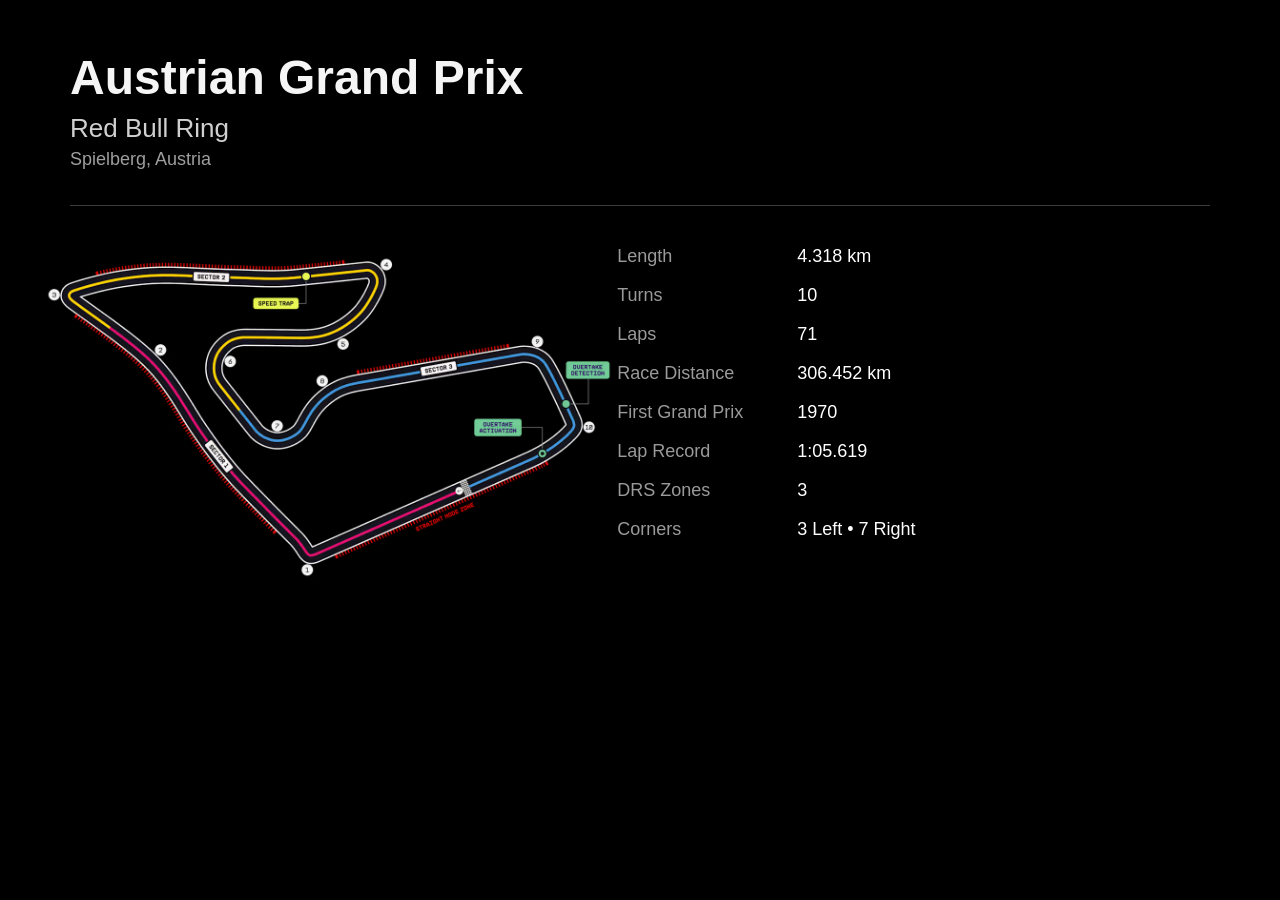
<file: Tracks/Austria.html>
<!DOCTYPE html>
<html lang="en">
<head>
<meta charset="UTF-8">
<meta name="viewport" content="width=device-width, initial-scale=1.0">
<title>Austrian Grand Prix</title>

<style>
*{
    margin:0;
    padding:0;
    box-sizing:border-box;
}

body{
    background:#000;
    color:#f5f5f5;
    font-family:Arial, Helvetica, sans-serif;
    padding:50px 70px;
}

/* Header */
.header{
    margin-bottom:35px;
}

.header h1{
    font-size:48px;
    font-weight:700;
    margin-bottom:8px;
}

.header h2{
    font-size:26px;
    font-weight:500;
    color:#d0d0d0;
    margin-bottom:5px;
}

.header p{
    font-size:18px;
    color:#9e9e9e;
}

/* Divider */
.line{
    width:100%;
    height:1px;
    background:#3d3d3d;
    margin-bottom:40px;
}

/* Main Layout */
.content{
    display:flex;
    align-items:flex-start;
}

/* Left */
.left{
    width:48%;
    display:flex;
    justify-content:center;
    align-items:center;
    padding-right:50px;
}

.left img{
    width:120%;
    max-width:700px;   /* Increase this if needed */
    height:auto;
    object-fit:contain;
}

/* Vertical Divider */
.separator1{
    width:1px;
    background:#444;
    align-self:stretch;
}

/* Right */
.center{
    width:55%;
    padding-left:70px;
}

.info{
    display:grid;
    grid-template-columns:180px auto;
    row-gap:18px;
}

.label{
    color:#9a9a9a;
    font-size:18px;
}

.value{
    color:#fff;
    font-size:18px;
    font-weight:500;
}
.separator2{
    width:1px;
    background:#444;
    align-self:stretch;
}
</style>
</head>

<body>

<div class="header">
    <h1>Austrian Grand Prix</h1>
    <h2>Red Bull Ring</h2>
    <p>Spielberg, Austria</p>
</div>

<div class="line"></div>

<div class="content">

    <div class="left">
        <img src="RedBullRing.avif" alt="Red Bull Ring">
    </div>

    <div class="separator"></div>

    <div class="right">

        <div class="info">

            <div class="label">Length</div>
            <div class="value">4.318 km</div>

            <div class="label">Turns</div>
            <div class="value">10</div>

            <div class="label">Laps</div>
            <div class="value">71</div>

            <div class="label">Race Distance</div>
            <div class="value">306.452 km</div>

            <div class="label">First Grand Prix</div>
            <div class="value">1970</div>

            <div class="label">Lap Record</div>
            <div class="value">1:05.619</div>

            <div class="label">DRS Zones</div>
            <div class="value">3</div>

            <div class="label">Corners</div>
            <div class="value">3 Left • 7 Right</div>

        </div>

    </div>

</div>

</body>
</html>
</file>
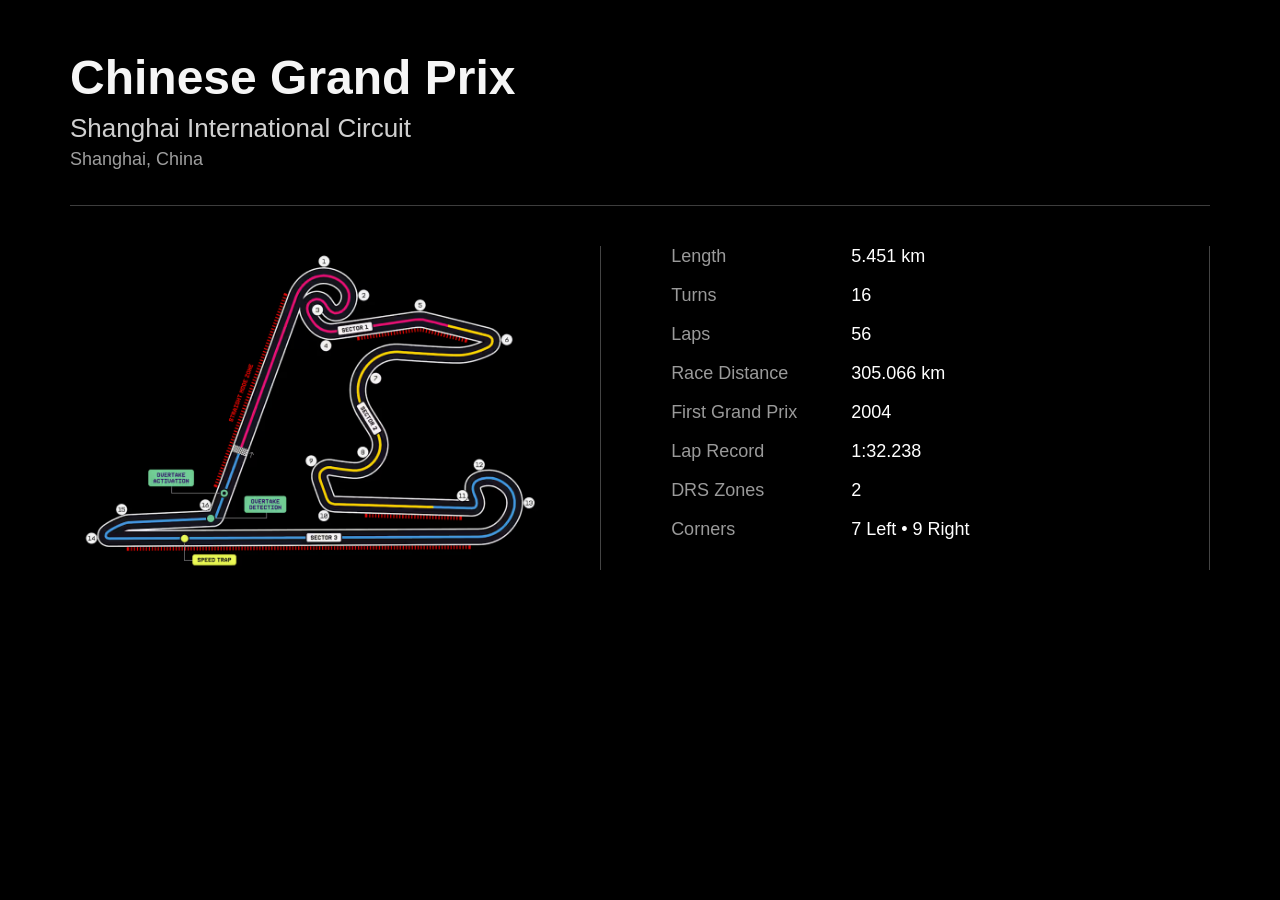
<file: Tracks/china.html>
<!DOCTYPE html>
<html lang="en">
<head>
<meta charset="UTF-8">
<meta name="viewport" content="width=device-width, initial-scale=1.0">
<title>Chinese Grand Prix</title>

<style>
*{
    margin:0;
    padding:0;
    box-sizing:border-box;
}

body{
    background:#000;
    color:#f5f5f5;
    font-family:Arial, Helvetica, sans-serif;
    padding:50px 70px;
}

/* Header */
.header{
    margin-bottom:35px;
}

.header h1{
    font-size:48px;
    font-weight:700;
    margin-bottom:8px;
}

.header h2{
    font-size:26px;
    font-weight:500;
    color:#d0d0d0;
    margin-bottom:5px;
}

.header p{
    font-size:18px;
    color:#9e9e9e;
}

/* Divider */
.line{
    width:100%;
    height:1px;
    background:#3d3d3d;
    margin-bottom:40px;
}

/* Main Layout */
.content{
    display:flex;
    align-items:flex-start;
}

/* Left */
.left{
    width:48%;
    display:flex;
    justify-content:center;
    align-items:center;
    padding-right:50px;
}

.left img{
    width:120%;
    max-width:700px;   /* Increase this if needed */
    height:auto;
    object-fit:contain;
}

/* Vertical Divider */
.separator1{
    width:1px;
    background:#444;
    align-self:stretch;
}

/* Right */
.center{
    width:55%;
    padding-left:70px;
}

.info{
    display:grid;
    grid-template-columns:180px auto;
    row-gap:18px;
}

.label{
    color:#9a9a9a;
    font-size:18px;
}

.value{
    color:#fff;
    font-size:18px;
    font-weight:500;
}
.separator2{
    width:1px;
    background:#444;
    align-self:stretch;
}
</style>
</head>

<body>

<div class="header">
    <h1>Chinese Grand Prix</h1>
    <h2>Shanghai International Circuit</h2>
    <p>Shanghai, China</p>
</div>

<div class="line"></div>

<div class="content">

    <div class="left">
        <img src="Shanghai.avif" alt="Shanghai Track Layout">
    </div>

    <div class="separator1"></div>

    <div class="center">

        <div class="info">
            <div class="label">Length</div>
            <div class="value">5.451 km</div>

            <div class="label">Turns</div>
            <div class="value">16</div>

            <div class="label">Laps</div>
            <div class="value">56</div>

            <div class="label">Race Distance</div>
            <div class="value">305.066 km</div>

            <div class="label">First Grand Prix</div>
            <div class="value">2004</div>

            <div class="label">Lap Record</div>
            <div class="value">1:32.238</div>

            <div class="label">DRS Zones</div>
            <div class="value">2</div>

            <div class="label">Corners</div>
            <div class="value">7 Left • 9 Right</div>
        </div>

    </div>
    <div class="separator2"></div>

</div>

</body>
</html>
</file>
